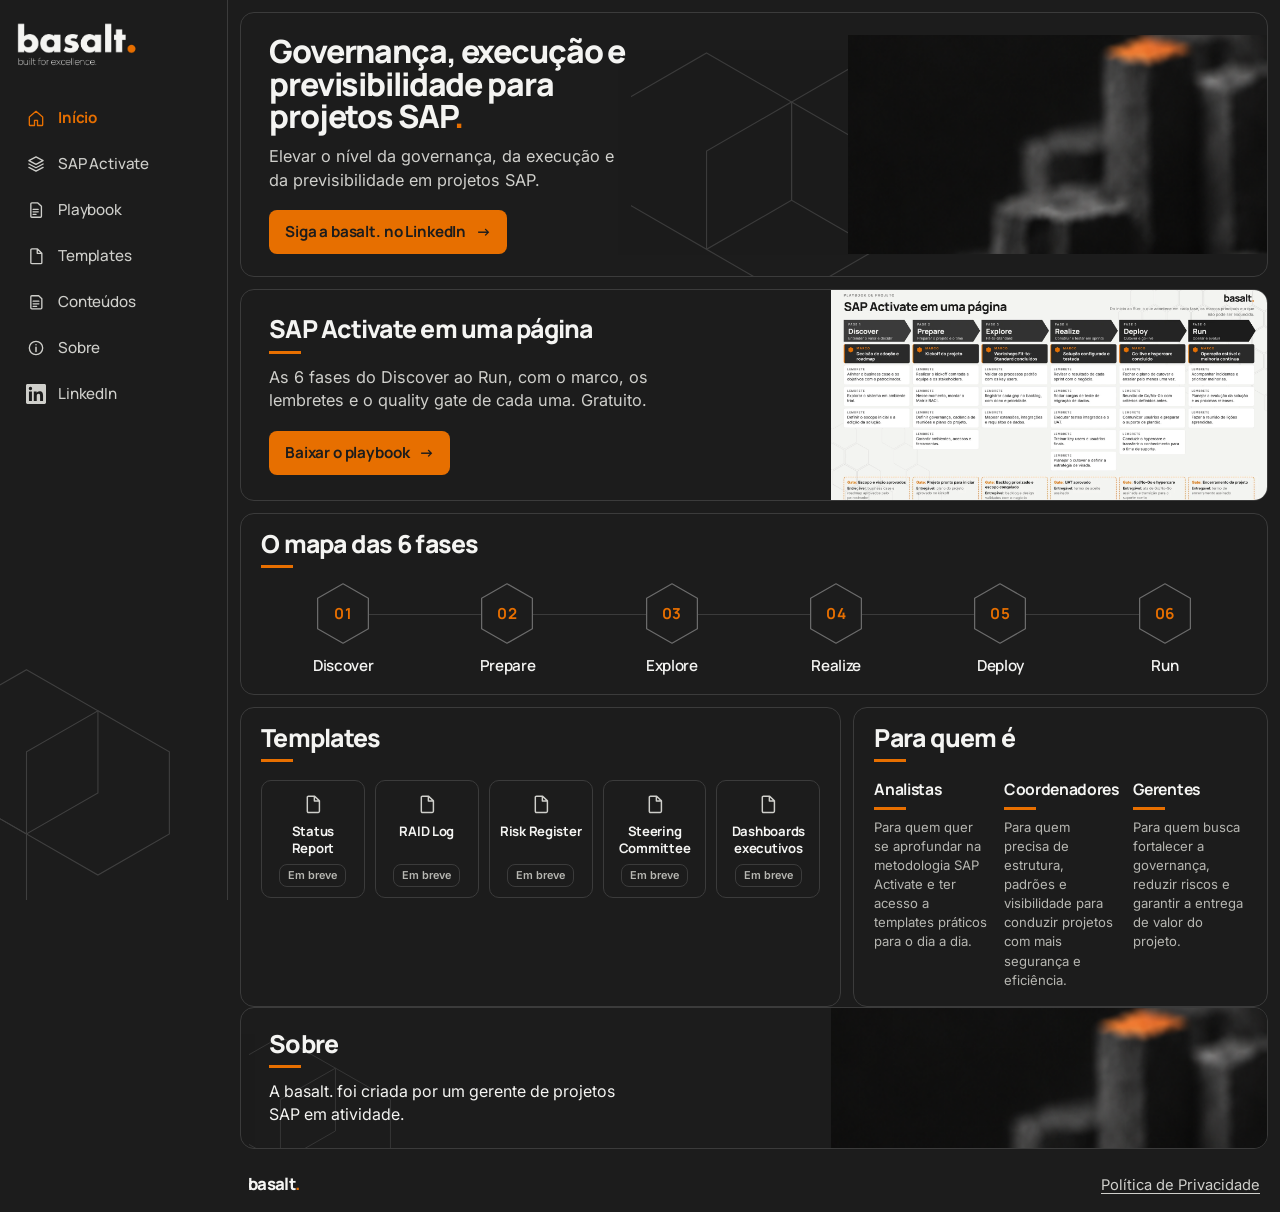
<file: index.html>
<!doctype html>
<html lang="pt-BR">
<head>
  <meta charset="utf-8">
  <meta name="viewport" content="width=device-width, initial-scale=1">
  <title>basalt. — Governança, execução e previsibilidade para projetos SAP</title>
  <meta name="description" content="Governança, execução e previsibilidade para projetos SAP. Conteúdos, templates e o mapa das seis fases do SAP Activate.">
  <meta name="theme-color" content="#1C1C1C">
  <meta name="robots" content="index,follow">
  <meta property="og:type" content="website">
  <meta property="og:locale" content="pt_BR">
  <meta property="og:site_name" content="basalt.">
  <meta property="og:title" content="basalt. — Governança, execução e previsibilidade para projetos SAP">
  <meta property="og:description" content="Governança, execução e previsibilidade para projetos SAP. Conteúdos, templates e o mapa das seis fases do SAP Activate.">
  <meta property="og:image" content="assets/hero-basalto.png">
  <meta property="og:image:alt" content="Colunas de basalto, imagem da basalt.">
  <meta name="twitter:card" content="summary_large_image">
  <meta name="twitter:title" content="basalt. — Governança, execução e previsibilidade para projetos SAP">
  <meta name="twitter:description" content="Governança, execução e previsibilidade para projetos SAP. Conteúdos, templates e o mapa das seis fases do SAP Activate.">
  <meta name="twitter:image" content="assets/hero-basalto.png">
  <meta name="twitter:image:alt" content="Colunas de basalto, imagem da basalt.">
  <link rel="preload" href="assets/Manrope-VariableFont_wght.ttf" as="font" type="font/ttf" crossorigin>
  <link rel="preload" href="assets/hero-basalto.png" as="image">
  <link rel="stylesheet" href="assets/site.css">
  <script type="application/ld+json">
  {
    "@context": "https://schema.org",
    "@type": "Organization",
    "name": "basalt.",
    "description": "Governança, execução e previsibilidade para projetos SAP.",
    "sameAs": ["https://www.linkedin.com/company/basaltpm4sap/"]
  }
  </script>
  <script>document.documentElement.classList.add("js");</script>
</head>
<body>
  <svg class="sprite" aria-hidden="true" focusable="false">
    <symbol id="i-home" viewBox="0 0 24 24">
      <path fill="none" stroke="currentColor" stroke-width="1.6" stroke-linejoin="round" d="M4 10.8 12 4l8 6.8V20a1 1 0 0 1-1 1h-5.2v-6.2H10.2V21H5a1 1 0 0 1-1-1v-9.2z"/>
    </symbol>
    <symbol id="i-layers" viewBox="0 0 24 24">
      <path fill="none" stroke="currentColor" stroke-width="1.6" stroke-linejoin="round" stroke-linecap="round" d="M12 3.5 3.5 8 12 12.5 20.5 8 12 3.5zM3.5 12 12 16.5 20.5 12M3.5 16 12 20.5 20.5 16"/>
    </symbol>
    <symbol id="i-doc" viewBox="0 0 24 24">
      <path fill="none" stroke="currentColor" stroke-width="1.6" stroke-linejoin="round" stroke-linecap="round" d="M7 3.5h6.8L19 8.6V20a1.2 1.2 0 0 1-1.2 1.2H7A1.2 1.2 0 0 1 5.8 20V4.7A1.2 1.2 0 0 1 7 3.5zM13.5 3.8V8.8H18.6"/>
    </symbol>
    <symbol id="i-pages" viewBox="0 0 24 24">
      <path fill="none" stroke="currentColor" stroke-width="1.6" stroke-linejoin="round" stroke-linecap="round" d="M7 4.5h8.2L19 8.2V19a1.2 1.2 0 0 1-1.2 1.2H7A1.2 1.2 0 0 1 5.8 19V5.7A1.2 1.2 0 0 1 7 4.5zM8.6 11h6.8M8.6 14.2h6.8M8.6 17.2h4.2"/>
    </symbol>
    <symbol id="i-playbook" viewBox="0 0 24 24">
      <path fill="none" stroke="currentColor" stroke-width="1.6" stroke-linejoin="round" d="M7 3.5h7.2L18.5 7.6V19.5a1.2 1.2 0 0 1-1.2 1.2H7A1.2 1.2 0 0 1 5.8 19.5V4.7A1.2 1.2 0 0 1 7 3.5z"/>
      <path fill="none" stroke="currentColor" stroke-width="1.6" stroke-linecap="round" d="M8.5 11.2h6.2M8.5 14.2h6.2M8.5 17.2h3.6"/>
    </symbol>
    <symbol id="i-info" viewBox="0 0 24 24">
      <circle cx="12" cy="12" r="8" fill="none" stroke="currentColor" stroke-width="1.6"/>
      <path fill="none" stroke="currentColor" stroke-width="1.8" stroke-linecap="round" d="M12 11v5.2M12 8h.01"/>
    </symbol>
    <symbol id="i-in" viewBox="0 0 24 24">
      <path fill="currentColor" d="M20.45 20.45h-3.56v-5.57c0-1.33-.03-3.04-1.85-3.04-1.85 0-2.14 1.45-2.14 2.94v5.67H9.35V9h3.41v1.56h.05c.48-.9 1.64-1.85 3.37-1.85 3.6 0 4.27 2.37 4.27 5.46v6.28zM5.34 7.43a2.06 2.06 0 1 1 0-4.13 2.06 2.06 0 0 1 0 4.13zM7.12 20.45H3.56V9h3.56v11.45zM22.23 0H1.77C.79 0 0 .77 0 1.73v20.54C0 23.23.79 24 1.77 24h20.46c.98 0 1.77-.77 1.77-1.73V1.73C24 .77 23.21 0 22.23 0z"/>
    </symbol>
  </svg>

  <a class="skip" href="#conteudo">Ir para o conteúdo</a>

  <div class="app">
    <div class="sidebar">
      <a class="logo" href="#inicio">
        <img src="assets/logo-lockup.png" width="1300" height="490" alt="basalt., página inicial">
      </a>
      <nav class="side-nav" aria-label="Principal">
        <ul>
          <li>
            <a href="#inicio" data-target="inicio" aria-current="true">
              <svg class="icon" aria-hidden="true" focusable="false"><use href="#i-home"/></svg>
              <span>Início</span>
            </a>
          </li>
          <li>
            <a href="#activate" data-target="activate">
              <svg class="icon" aria-hidden="true" focusable="false"><use href="#i-layers"/></svg>
              <span>SAP Activate</span>
            </a>
          </li>
          <li>
            <a href="playbook-sap-activate/">
              <svg class="icon" aria-hidden="true" focusable="false"><use href="#i-playbook"/></svg>
              <span>Playbook</span>
            </a>
          </li>
          <li>
            <a href="#templates" data-target="templates">
              <svg class="icon" aria-hidden="true" focusable="false"><use href="#i-doc"/></svg>
              <span>Templates</span>
            </a>
          </li>
          <li>
            <a href="#conteudos" data-target="conteudos">
              <svg class="icon" aria-hidden="true" focusable="false"><use href="#i-pages"/></svg>
              <span>Conteúdos</span>
            </a>
          </li>
          <li>
            <a href="#sobre" data-target="sobre">
              <svg class="icon" aria-hidden="true" focusable="false"><use href="#i-info"/></svg>
              <span>Sobre</span>
            </a>
          </li>
          <li>
            <a href="https://www.linkedin.com/company/basaltpm4sap/" target="_blank" rel="noopener noreferrer">
              <svg class="icon icon-in" aria-hidden="true" focusable="false"><use href="#i-in"/></svg>
              <span>LinkedIn</span>
              <span class="sr-only"> (abre em uma nova aba)</span>
            </a>
          </li>
        </ul>
      </nav>
      <svg class="hex-mark hex-mark-side" viewBox="0 0 280 320" fill="none" aria-hidden="true" focusable="false">
        <g stroke="#6B6B6B" stroke-width="1.2">
          <polygon points="70,40 150,86 150,178 70,224 -10,178 -10,86"/>
          <polygon points="150,86 230,132 230,224 150,270 70,224 70,132"/>
          <polygon points="-10,178 70,224 70,316 -10,362 -90,316 -90,224"/>
        </g>
      </svg>
    </div>

    <div class="workspace">
      <header class="mobile-top">
        <a class="logo" href="#inicio">
          <img src="assets/logo-lockup.png" width="1300" height="490" alt="basalt., página inicial">
        </a>
      </header>

      <main id="conteudo">
        <!--
          Textos provisórios: edite o conteúdo dos cards com data-provisorio.
          O layout fica nas classes; não é preciso mexer no CSS para trocar uma frase.
        -->

        <article class="card hero-card" id="inicio" aria-labelledby="hero-titulo" data-provisorio="texto">
          <svg class="hex-mark hex-mark-hero" viewBox="0 0 360 280" fill="none" aria-hidden="true" focusable="false">
            <g stroke="#6B6B6B" stroke-width="1.2">
              <polygon points="80,20 170,72 170,176 80,228 -10,176 -10,72"/>
              <polygon points="170,72 260,124 260,228 170,280 80,228 80,124"/>
              <polygon points="260,20 350,72 350,176 260,228 170,176 170,72"/>
            </g>
          </svg>
          <h1 id="hero-titulo">Governança, execução e previsibilidade para projetos SAP<span class="dot">.</span></h1>
          <p class="lead">Elevar o nível da governança, da execução e da previsibilidade em projetos SAP.</p>
          <a class="btn" href="https://www.linkedin.com/company/basaltpm4sap/" target="_blank" rel="noopener noreferrer">
            Siga a basalt. no LinkedIn
            <span class="btn-arrow" aria-hidden="true">→</span>
            <span class="sr-only"> (abre em uma nova aba)</span>
          </a>
          <div class="hero-photo" aria-hidden="true">
            <img src="assets/hero-basalto.png" alt="" width="513" height="537" fetchpriority="high" decoding="async">
          </div>
        </article>

        <section class="card playbook-cta" aria-labelledby="playbook-cta-titulo">
          <div class="playbook-cta-copy">
            <h2 class="section-title" id="playbook-cta-titulo">SAP Activate em uma página</h2>
            <p>As 6 fases do Discover ao Run, com o marco, os lembretes e o quality gate de cada uma. Gratuito.</p>
            <a class="btn" href="playbook-sap-activate/" data-open-playbook>
              Baixar o playbook
              <span class="btn-arrow" aria-hidden="true">→</span>
            </a>
          </div>
          <div class="playbook-cta-photo">
            <img src="assets/playbook/playbook-sap-activate-v1-claro-1600.webp" alt="Prévia do Playbook SAP Activate em versão clara." width="1600" height="900" decoding="async">
          </div>
        </section>

        <section class="card" id="activate" aria-labelledby="conteudos" data-provisorio="texto">
          <h2 class="section-title" id="conteudos">O mapa das 6 fases</h2>
          <ol class="phases" aria-label="Fases do SAP Activate">
            <li>
              <span class="hex" aria-hidden="true">
                <svg viewBox="0 0 64 72" focusable="false"><polygon points="32,2 61,18.5 61,53.5 32,70 3,53.5 3,18.5"/></svg>
                <span class="hex-num">01</span>
              </span>
              <span class="phase-name" lang="en">Discover</span>
            </li>
            <li>
              <span class="hex" aria-hidden="true">
                <svg viewBox="0 0 64 72" focusable="false"><polygon points="32,2 61,18.5 61,53.5 32,70 3,53.5 3,18.5"/></svg>
                <span class="hex-num">02</span>
              </span>
              <span class="phase-name" lang="en">Prepare</span>
            </li>
            <li>
              <span class="hex" aria-hidden="true">
                <svg viewBox="0 0 64 72" focusable="false"><polygon points="32,2 61,18.5 61,53.5 32,70 3,53.5 3,18.5"/></svg>
                <span class="hex-num">03</span>
              </span>
              <span class="phase-name" lang="en">Explore</span>
            </li>
            <li>
              <span class="hex" aria-hidden="true">
                <svg viewBox="0 0 64 72" focusable="false"><polygon points="32,2 61,18.5 61,53.5 32,70 3,53.5 3,18.5"/></svg>
                <span class="hex-num">04</span>
              </span>
              <span class="phase-name" lang="en">Realize</span>
            </li>
            <li>
              <span class="hex" aria-hidden="true">
                <svg viewBox="0 0 64 72" focusable="false"><polygon points="32,2 61,18.5 61,53.5 32,70 3,53.5 3,18.5"/></svg>
                <span class="hex-num">05</span>
              </span>
              <span class="phase-name" lang="en">Deploy</span>
            </li>
            <li>
              <span class="hex" aria-hidden="true">
                <svg viewBox="0 0 64 72" focusable="false"><polygon points="32,2 61,18.5 61,53.5 32,70 3,53.5 3,18.5"/></svg>
                <span class="hex-num">06</span>
              </span>
              <span class="phase-name" lang="en">Run</span>
            </li>
          </ol>
        </section>

        <div class="split">
          <section class="card" id="templates" aria-labelledby="templates-titulo" data-provisorio="texto">
            <h2 class="section-title" id="templates-titulo">Templates</h2>
            <ul class="templates">
              <li>
                <svg class="tpl-icon" aria-hidden="true" focusable="false"><use href="#i-doc"/></svg>
                <span class="tpl-name" lang="en">Status Report</span>
                <span class="soon">Em breve <span class="soon-arrow" aria-hidden="true">→</span></span>
              </li>
              <li>
                <svg class="tpl-icon" aria-hidden="true" focusable="false"><use href="#i-doc"/></svg>
                <span class="tpl-name" lang="en">RAID Log</span>
                <span class="soon">Em breve <span class="soon-arrow" aria-hidden="true">→</span></span>
              </li>
              <li>
                <svg class="tpl-icon" aria-hidden="true" focusable="false"><use href="#i-doc"/></svg>
                <span class="tpl-name" lang="en">Risk Register</span>
                <span class="soon">Em breve <span class="soon-arrow" aria-hidden="true">→</span></span>
              </li>
              <li>
                <svg class="tpl-icon" aria-hidden="true" focusable="false"><use href="#i-doc"/></svg>
                <span class="tpl-name" lang="en">Steering Committee</span>
                <span class="soon">Em breve <span class="soon-arrow" aria-hidden="true">→</span></span>
              </li>
              <li>
                <svg class="tpl-icon" aria-hidden="true" focusable="false"><use href="#i-doc"/></svg>
                <span class="tpl-name">Dashboards executivos</span>
                <span class="soon">Em breve <span class="soon-arrow" aria-hidden="true">→</span></span>
              </li>
            </ul>
          </section>

          <section class="card" id="para-quem" aria-labelledby="para-quem-titulo" data-provisorio="texto">
            <h2 class="section-title" id="para-quem-titulo">Para quem é</h2>
            <ul class="audience">
              <li>
                <h3>Analistas</h3>
                <p>Para quem quer se aprofundar na metodologia SAP Activate e ter acesso a templates práticos para o dia a dia.</p>
              </li>
              <li>
                <h3>Coordenadores</h3>
                <p>Para quem precisa de estrutura, padrões e visibilidade para conduzir projetos com mais segurança e eficiência.</p>
              </li>
              <li>
                <h3>Gerentes</h3>
                <p>Para quem busca fortalecer a governança, reduzir riscos e garantir a entrega de valor do projeto.</p>
              </li>
            </ul>
          </section>
        </div>

        <section class="card about-card" id="sobre" aria-labelledby="sobre-titulo" data-provisorio="texto">
          <svg class="hex-mark hex-mark-about" viewBox="0 0 280 200" fill="none" aria-hidden="true" focusable="false">
            <g stroke="#6B6B6B" stroke-width="1.2">
              <polygon points="40,20 110,60 110,140 40,180 -30,140 -30,60"/>
              <polygon points="110,60 180,100 180,180 110,220 40,180 40,100"/>
            </g>
          </svg>
          <div class="about-copy">
            <h2 class="section-title" id="sobre-titulo">Sobre</h2>
            <p class="about-text">A basalt. foi criada por um gerente de projetos SAP em atividade.</p>
          </div>
          <div class="about-photo" aria-hidden="true">
            <img src="assets/hero-basalto.png" alt="" width="513" height="537" decoding="async">
          </div>
        </section>
      </main>
      <footer class="site-footer">
        <a class="footer-mark" href="#inicio">basalt<span class="dot">.</span></a>
        <nav aria-label="Rodapé">
          <a href="politica-de-privacidade/">Política de Privacidade</a>
        </nav>
      </footer>
    </div>

    <nav class="tabbar" aria-label="Principal">
      <ul>
        <li>
          <a href="#inicio" data-target="inicio" aria-current="true">
            <svg class="icon" aria-hidden="true" focusable="false"><use href="#i-home"/></svg>
            <span>Início</span>
          </a>
        </li>
        <li>
          <a href="#activate" data-target="activate">
            <svg class="icon" aria-hidden="true" focusable="false"><use href="#i-layers"/></svg>
            <span>Activate</span>
            <span class="sr-only">SAP Activate</span>
          </a>
        </li>
        <li>
          <a href="playbook-sap-activate/">
            <svg class="icon" aria-hidden="true" focusable="false"><use href="#i-playbook"/></svg>
            <span>Playbook</span>
          </a>
        </li>
        <li>
          <a href="#templates" data-target="templates">
            <svg class="icon" aria-hidden="true" focusable="false"><use href="#i-doc"/></svg>
            <span>Templates</span>
          </a>
        </li>
        <li>
          <a href="#sobre" data-target="sobre">
            <svg class="icon" aria-hidden="true" focusable="false"><use href="#i-info"/></svg>
            <span>Sobre</span>
          </a>
        </li>
      </ul>
    </nav>
  </div>

  <div class="modal" id="playbook-modal" hidden>
    <div class="modal-backdrop" data-close-modal></div>
    <div class="modal-dialog" role="dialog" aria-modal="true" aria-labelledby="playbook-modal-title">
      <button type="button" class="modal-close" data-close-modal>Fechar</button>
      <form data-lead-form novalidate>
        <h2 id="playbook-modal-title">Quero o playbook</h2>
        <div class="hp" aria-hidden="true">
          <label for="hp_field">Empresa</label>
          <input id="hp_field" name="hp_field" type="text" tabindex="-1" autocomplete="off" autocapitalize="off" spellcheck="false">
        </div>
        <div class="field">
          <label for="email">Seu melhor e-mail</label>
          <input id="email" name="email" type="email" autocomplete="email" inputmode="email" autocapitalize="none" autocorrect="off" spellcheck="false" required maxlength="254" aria-required="true" aria-invalid="false" aria-describedby="email-erro">
          <p id="email-erro" class="field-error" role="alert"></p>
        </div>
        <div class="consent">
          <input id="consent" name="consent" type="checkbox" value="true">
          <label for="consent">Aceito receber conteúdos da basalt. por e-mail sobre gestão de projetos SAP. Posso cancelar a qualquer momento pelo link de descadastro presente em cada e-mail. Meus dados serão tratados conforme a <a href="politica-de-privacidade/">Política de Privacidade</a>.</label>
        </div>
        <button class="btn" type="submit">Quero o playbook</button>
        <p class="form-status" data-form-status role="status"></p>
      </form>
      <div class="success" data-success hidden>
        <h2 id="sucesso-titulo" tabindex="-1">Pronto, o playbook é seu.</h2>
        <p>Escolha a versão que funciona melhor para você. A clara foi pensada para impressão; a escura, para consulta na tela.</p>
        <div class="downloads" data-downloads></div>
        <p class="preview-note" data-preview-note hidden></p>
        <p class="preview-note" data-network-note hidden></p>
        <p class="signoff" lang="en">built for excellence.</p>
      </div>
    </div>
  </div>

  <script src="assets/site.js"></script>
  <script src="assets/js/lead-form.js"></script>
</body>
</html>
</file>
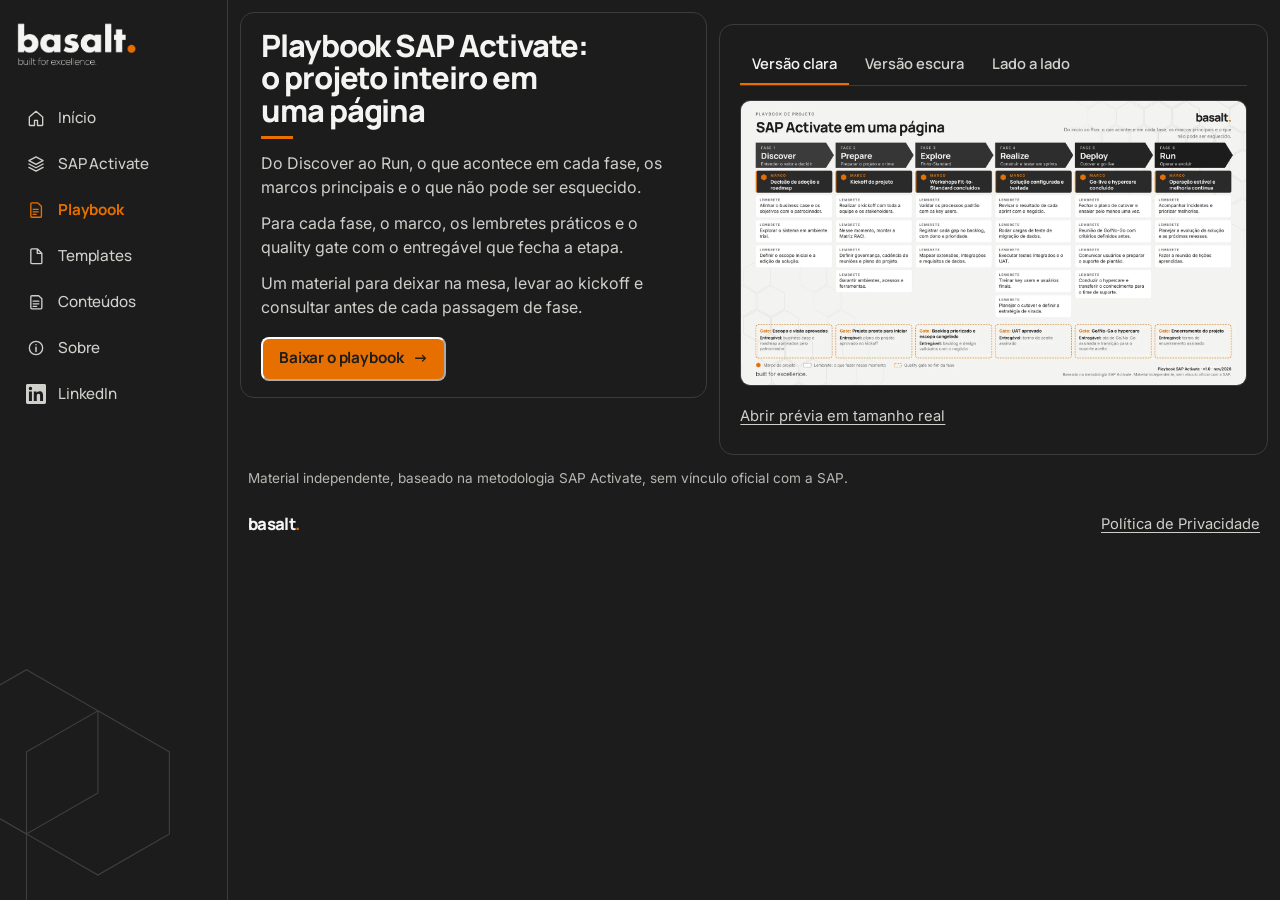
<file: playbook-sap-activate/index.html>
<!doctype html>
<html lang="pt-BR">
<head>
  <meta charset="utf-8">
  <meta name="viewport" content="width=device-width, initial-scale=1">
  <title>Playbook SAP Activate: o projeto inteiro em uma página — basalt.</title>
  <meta name="description" content="Do Discover ao Run, o que acontece em cada fase, os marcos principais e o que não pode ser esquecido.">
  <meta name="theme-color" content="#1C1C1C">
  <meta name="robots" content="index,follow">
  <meta property="og:type" content="website">
  <meta property="og:locale" content="pt_BR">
  <meta property="og:site_name" content="basalt.">
  <meta property="og:title" content="Playbook SAP Activate: o projeto inteiro em uma página — basalt.">
  <meta property="og:description" content="Do Discover ao Run, o que acontece em cada fase, os marcos principais e o que não pode ser esquecido.">
  <meta property="og:image" content="../assets/playbook/playbook-sap-activate-v1-claro-1600.webp">
  <meta property="og:image:alt" content="Prévia do Playbook SAP Activate em versão clara.">
  <meta name="twitter:card" content="summary_large_image">
  <meta name="twitter:title" content="Playbook SAP Activate: o projeto inteiro em uma página — basalt.">
  <meta name="twitter:description" content="Do Discover ao Run, o que acontece em cada fase, os marcos principais e o que não pode ser esquecido.">
  <meta name="twitter:image" content="../assets/playbook/playbook-sap-activate-v1-claro-1600.webp">
  <meta name="twitter:image:alt" content="Prévia do Playbook SAP Activate em versão clara.">
  <link rel="preload" href="../assets/Manrope-VariableFont_wght.ttf" as="font" type="font/ttf" crossorigin>
  <link rel="preload" href="../assets/playbook/playbook-sap-activate-v1-claro-1600.webp" as="image">
  <link rel="stylesheet" href="../assets/site.css">
  <script>document.documentElement.classList.add("js");</script>
</head>
<body>
  <svg class="sprite" aria-hidden="true" focusable="false">
    <symbol id="i-home" viewBox="0 0 24 24">
      <path fill="none" stroke="currentColor" stroke-width="1.6" stroke-linejoin="round" d="M4 10.8 12 4l8 6.8V20a1 1 0 0 1-1 1h-5.2v-6.2H10.2V21H5a1 1 0 0 1-1-1v-9.2z"/>
    </symbol>
    <symbol id="i-layers" viewBox="0 0 24 24">
      <path fill="none" stroke="currentColor" stroke-width="1.6" stroke-linejoin="round" stroke-linecap="round" d="M12 3.5 3.5 8 12 12.5 20.5 8 12 3.5zM3.5 12 12 16.5 20.5 12M3.5 16 12 20.5 20.5 16"/>
    </symbol>
    <symbol id="i-doc" viewBox="0 0 24 24">
      <path fill="none" stroke="currentColor" stroke-width="1.6" stroke-linejoin="round" stroke-linecap="round" d="M7 3.5h6.8L19 8.6V20a1.2 1.2 0 0 1-1.2 1.2H7A1.2 1.2 0 0 1 5.8 20V4.7A1.2 1.2 0 0 1 7 3.5zM13.5 3.8V8.8H18.6"/>
    </symbol>
    <symbol id="i-pages" viewBox="0 0 24 24">
      <path fill="none" stroke="currentColor" stroke-width="1.6" stroke-linejoin="round" stroke-linecap="round" d="M7 4.5h8.2L19 8.2V19a1.2 1.2 0 0 1-1.2 1.2H7A1.2 1.2 0 0 1 5.8 19V5.7A1.2 1.2 0 0 1 7 4.5zM8.6 11h6.8M8.6 14.2h6.8M8.6 17.2h4.2"/>
    </symbol>
    <symbol id="i-playbook" viewBox="0 0 24 24">
      <path fill="none" stroke="currentColor" stroke-width="1.6" stroke-linejoin="round" d="M7 3.5h7.2L18.5 7.6V19.5a1.2 1.2 0 0 1-1.2 1.2H7A1.2 1.2 0 0 1 5.8 19.5V4.7A1.2 1.2 0 0 1 7 3.5z"/>
      <path fill="none" stroke="currentColor" stroke-width="1.6" stroke-linecap="round" d="M8.5 11.2h6.2M8.5 14.2h6.2M8.5 17.2h3.6"/>
    </symbol>
    <symbol id="i-info" viewBox="0 0 24 24">
      <circle cx="12" cy="12" r="8" fill="none" stroke="currentColor" stroke-width="1.6"/>
      <path fill="none" stroke="currentColor" stroke-width="1.8" stroke-linecap="round" d="M12 11v5.2M12 8h.01"/>
    </symbol>
    <symbol id="i-in" viewBox="0 0 24 24">
      <path fill="currentColor" d="M20.45 20.45h-3.56v-5.57c0-1.33-.03-3.04-1.85-3.04-1.85 0-2.14 1.45-2.14 2.94v5.67H9.35V9h3.41v1.56h.05c.48-.9 1.64-1.85 3.37-1.85 3.6 0 4.27 2.37 4.27 5.46v6.28zM5.34 7.43a2.06 2.06 0 1 1 0-4.13 2.06 2.06 0 0 1 0 4.13zM7.12 20.45H3.56V9h3.56v11.45zM22.23 0H1.77C.79 0 0 .77 0 1.73v20.54C0 23.23.79 24 1.77 24h20.46c.98 0 1.77-.77 1.77-1.73V1.73C24 .77 23.21 0 22.23 0z"/>
    </symbol>
  </svg>

  <a class="skip" href="#conteudo">Ir para o conteúdo</a>

  <div class="app">
    <div class="sidebar">
      <a class="logo" href="../index.html#inicio">
        <img src="../assets/logo-lockup.png" width="1300" height="490" alt="basalt., página inicial">
      </a>
      <nav class="side-nav" aria-label="Principal">
        <ul>
          <li>
            <a href="../index.html#inicio">
              <svg class="icon" aria-hidden="true" focusable="false"><use href="#i-home"/></svg>
              <span>Início</span>
            </a>
          </li>
          <li>
            <a href="../index.html#activate">
              <svg class="icon" aria-hidden="true" focusable="false"><use href="#i-layers"/></svg>
              <span>SAP Activate</span>
            </a>
          </li>
          <li>
            <a href="../playbook-sap-activate/" aria-current="page">
              <svg class="icon" aria-hidden="true" focusable="false"><use href="#i-playbook"/></svg>
              <span>Playbook</span>
            </a>
          </li>
          <li>
            <a href="../index.html#templates">
              <svg class="icon" aria-hidden="true" focusable="false"><use href="#i-doc"/></svg>
              <span>Templates</span>
            </a>
          </li>
          <li>
            <a href="../index.html#activate">
              <svg class="icon" aria-hidden="true" focusable="false"><use href="#i-pages"/></svg>
              <span>Conteúdos</span>
            </a>
          </li>
          <li>
            <a href="../index.html#sobre">
              <svg class="icon" aria-hidden="true" focusable="false"><use href="#i-info"/></svg>
              <span>Sobre</span>
            </a>
          </li>
          <li>
            <a href="https://www.linkedin.com/company/basaltpm4sap/" target="_blank" rel="noopener noreferrer">
              <svg class="icon icon-in" aria-hidden="true" focusable="false"><use href="#i-in"/></svg>
              <span>LinkedIn</span>
              <span class="sr-only"> (abre em uma nova aba)</span>
            </a>
          </li>
        </ul>
      </nav>
      <svg class="hex-mark hex-mark-side" viewBox="0 0 280 320" fill="none" aria-hidden="true" focusable="false">
        <g stroke="#6B6B6B" stroke-width="1.2">
          <polygon points="70,40 150,86 150,178 70,224 -10,178 -10,86"/>
          <polygon points="150,86 230,132 230,224 150,270 70,224 70,132"/>
          <polygon points="-10,178 70,224 70,316 -10,362 -90,316 -90,224"/>
        </g>
      </svg>
    </div>

    <div class="workspace">
      <header class="mobile-top">
        <a class="logo" href="../index.html#inicio">
          <img src="../assets/logo-lockup.png" width="1300" height="490" alt="basalt., página inicial">
        </a>
      </header>

      <main id="conteudo">
        <div class="playbook-layout">
          <article class="card playbook-intro" aria-labelledby="playbook-titulo">
            <h1 id="playbook-titulo">Playbook SAP Activate: o projeto inteiro em uma página</h1>
            <p>Do Discover ao Run, o que acontece em cada fase, os marcos principais e o que não pode ser esquecido.</p>
            <p>Para cada fase, o marco, os lembretes práticos e o quality gate com o entregável que fecha a etapa.</p>
            <p>Um material para deixar na mesa, levar ao kickoff e consultar antes de cada passagem de fase.</p>
            <button type="button" class="btn" data-open-playbook>
              Baixar o playbook
              <span class="btn-arrow" aria-hidden="true">→</span>
            </button>
            <noscript>
              <p class="form-status">Ative o JavaScript do navegador para informar o e-mail e liberar o download.</p>
            </noscript>
          </article>

          <section class="card preview-card" aria-label="Prévia do playbook">
            <div class="preview-switch" role="group" aria-label="Versão da prévia">
              <button type="button" data-preview="claro" aria-pressed="true">Versão clara</button>
              <button type="button" data-preview="escuro" aria-pressed="false">Versão escura</button>
              <button type="button" data-preview="lado" aria-pressed="false">Lado a lado</button>
            </div>
            <figure class="preview-frame">
              <img
                id="preview-img"
                src="../assets/playbook/playbook-sap-activate-v1-claro-1600.webp"
                srcset="../assets/playbook/playbook-sap-activate-v1-claro-1600.webp 1600w, ../assets/playbook/playbook-sap-activate-v1-claro-2400.webp 2400w"
                sizes="(max-width: 800px) calc(100vw - 28px), 560px"
                width="2400"
                height="1350"
                alt="Prévia do Playbook SAP Activate em versão clara, em uma página."
                fetchpriority="high"
                decoding="async">
            </figure>
            <a id="preview-open" class="preview-open" href="../assets/playbook/playbook-sap-activate-v1-claro-3200.webp" target="_blank" rel="noopener noreferrer">
              Abrir prévia em tamanho real
              <span class="sr-only"> (abre em uma nova aba)</span>
            </a>
          </section>

        </div>
        <p class="footnote">Material independente, baseado na metodologia SAP Activate, sem vínculo oficial com a SAP.</p>
      </main>

      <footer class="site-footer">
        <a class="footer-mark" href="../index.html#inicio">basalt<span class="dot">.</span></a>
        <nav aria-label="Rodapé">
          <a href="../politica-de-privacidade/">Política de Privacidade</a>
        </nav>
      </footer>
    </div>

    <nav class="tabbar" aria-label="Principal">
      <ul>
        <li>
          <a href="../index.html#inicio">
            <svg class="icon" aria-hidden="true" focusable="false"><use href="#i-home"/></svg>
            <span>Início</span>
          </a>
        </li>
        <li>
          <a href="../index.html#activate">
            <svg class="icon" aria-hidden="true" focusable="false"><use href="#i-layers"/></svg>
            <span>Activate</span>
          </a>
        </li>
        <li>
          <a href="../playbook-sap-activate/" aria-current="page">
            <svg class="icon" aria-hidden="true" focusable="false"><use href="#i-playbook"/></svg>
            <span>Playbook</span>
          </a>
        </li>
        <li>
          <a href="../index.html#templates">
            <svg class="icon" aria-hidden="true" focusable="false"><use href="#i-doc"/></svg>
            <span>Templates</span>
          </a>
        </li>
        <li>
          <a href="../index.html#sobre">
            <svg class="icon" aria-hidden="true" focusable="false"><use href="#i-info"/></svg>
            <span>Sobre</span>
          </a>
        </li>
      </ul>
    </nav>
  </div>

  <div class="modal" id="playbook-modal" hidden>
    <div class="modal-backdrop" data-close-modal></div>
    <div class="modal-dialog" role="dialog" aria-modal="true" aria-labelledby="playbook-modal-title">
      <button type="button" class="modal-close" data-close-modal>Fechar</button>
      <form data-lead-form novalidate>
        <h2 id="playbook-modal-title">Quero o playbook</h2>
        <div class="hp" aria-hidden="true">
          <label for="hp_field">Empresa</label>
          <input id="hp_field" name="hp_field" type="text" tabindex="-1" autocomplete="off" autocapitalize="off" spellcheck="false">
        </div>
        <div class="field">
          <label for="email">Seu melhor e-mail</label>
          <input id="email" name="email" type="email" autocomplete="email" inputmode="email" autocapitalize="none" autocorrect="off" spellcheck="false" required maxlength="254" aria-required="true" aria-invalid="false" aria-describedby="email-erro">
          <p id="email-erro" class="field-error" role="alert"></p>
        </div>
        <div class="consent">
          <input id="consent" name="consent" type="checkbox" value="true">
          <label for="consent">Aceito receber conteúdos da basalt. por e-mail sobre gestão de projetos SAP. Posso cancelar a qualquer momento pelo link de descadastro presente em cada e-mail. Meus dados serão tratados conforme a <a href="../politica-de-privacidade/">Política de Privacidade</a>.</label>
        </div>
        <button class="btn" type="submit">Quero o playbook</button>
        <p class="form-status" data-form-status role="status"></p>
      </form>
      <div class="success" data-success hidden>
        <h2 id="sucesso-titulo" tabindex="-1">Pronto, o playbook é seu.</h2>
        <p>Escolha a versão que funciona melhor para você. A clara foi pensada para impressão; a escura, para consulta na tela.</p>
        <div class="downloads" data-downloads></div>
        <p class="preview-note" data-preview-note hidden></p>
        <p class="preview-note" data-network-note hidden></p>
        <p class="signoff" lang="en">built for excellence.</p>
      </div>
    </div>
  </div>

  <script src="../assets/site.js"></script>
  <script src="../assets/js/playbook-page.js"></script>
  <script src="../assets/js/lead-form.js"></script>
</body>
</html>
</file>
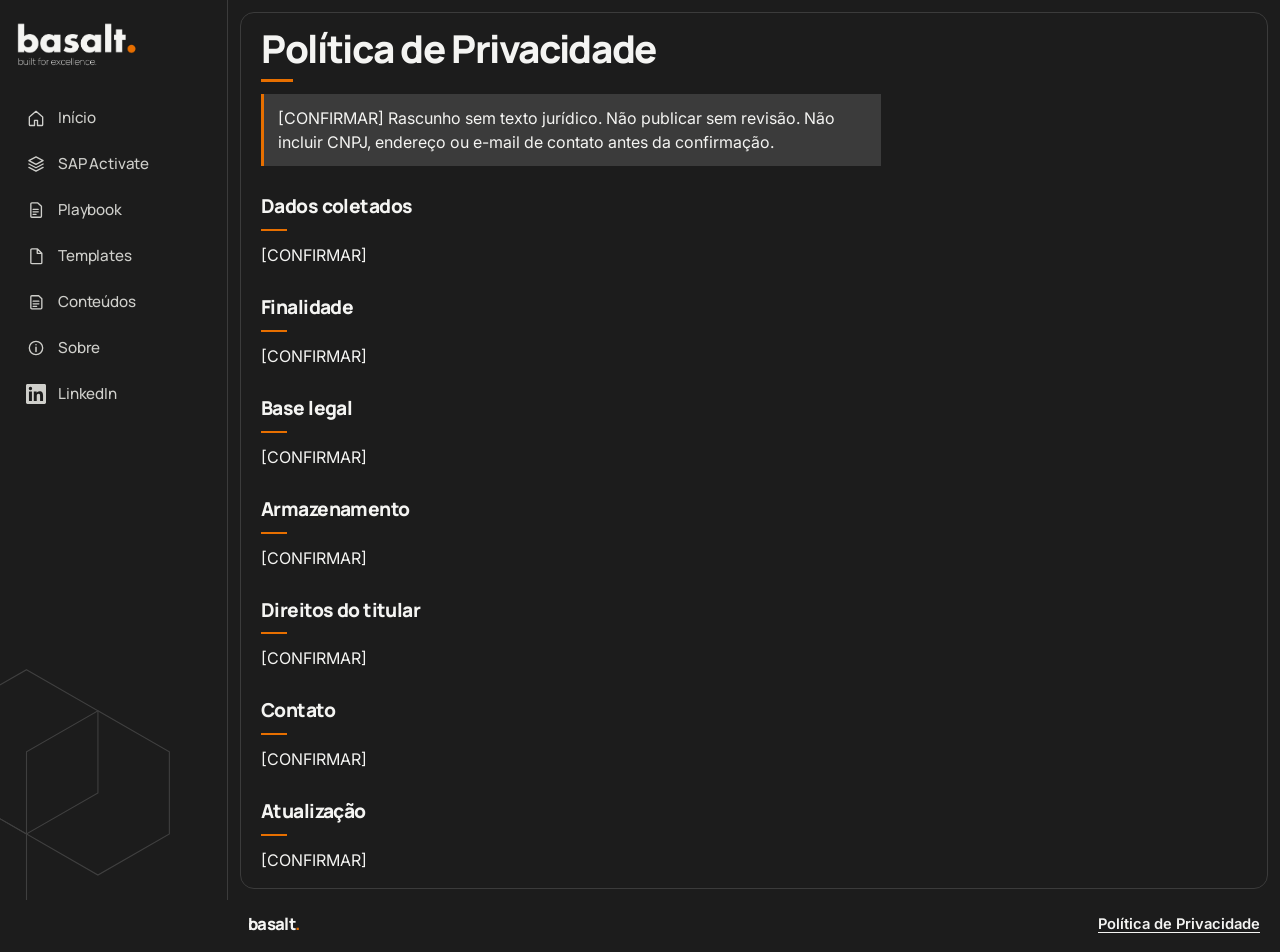
<file: politica-de-privacidade/index.html>
<!doctype html>
<html lang="pt-BR">
<head>
  <meta charset="utf-8">
  <meta name="viewport" content="width=device-width, initial-scale=1">
  <title>Política de Privacidade — basalt.</title>
  <meta name="description" content="Política de Privacidade da basalt.">
  <meta name="theme-color" content="#1C1C1C">
  <meta name="robots" content="index,follow">
  <meta property="og:type" content="website">
  <meta property="og:locale" content="pt_BR">
  <meta property="og:site_name" content="basalt.">
  <meta property="og:title" content="Política de Privacidade — basalt.">
  <meta property="og:description" content="Política de Privacidade da basalt.">
  <link rel="preload" href="../assets/Manrope-VariableFont_wght.ttf" as="font" type="font/ttf" crossorigin>
  <link rel="stylesheet" href="../assets/site.css">
  <script>document.documentElement.classList.add("js");</script>
</head>
<body>
  <svg class="sprite" aria-hidden="true" focusable="false">
    <symbol id="i-home" viewBox="0 0 24 24">
      <path fill="none" stroke="currentColor" stroke-width="1.6" stroke-linejoin="round" d="M4 10.8 12 4l8 6.8V20a1 1 0 0 1-1 1h-5.2v-6.2H10.2V21H5a1 1 0 0 1-1-1v-9.2z"/>
    </symbol>
    <symbol id="i-layers" viewBox="0 0 24 24">
      <path fill="none" stroke="currentColor" stroke-width="1.6" stroke-linejoin="round" stroke-linecap="round" d="M12 3.5 3.5 8 12 12.5 20.5 8 12 3.5zM3.5 12 12 16.5 20.5 12M3.5 16 12 20.5 20.5 16"/>
    </symbol>
    <symbol id="i-doc" viewBox="0 0 24 24">
      <path fill="none" stroke="currentColor" stroke-width="1.6" stroke-linejoin="round" stroke-linecap="round" d="M7 3.5h6.8L19 8.6V20a1.2 1.2 0 0 1-1.2 1.2H7A1.2 1.2 0 0 1 5.8 20V4.7A1.2 1.2 0 0 1 7 3.5zM13.5 3.8V8.8H18.6"/>
    </symbol>
    <symbol id="i-pages" viewBox="0 0 24 24">
      <path fill="none" stroke="currentColor" stroke-width="1.6" stroke-linejoin="round" stroke-linecap="round" d="M7 4.5h8.2L19 8.2V19a1.2 1.2 0 0 1-1.2 1.2H7A1.2 1.2 0 0 1 5.8 19V5.7A1.2 1.2 0 0 1 7 4.5zM8.6 11h6.8M8.6 14.2h6.8M8.6 17.2h4.2"/>
    </symbol>
    <symbol id="i-playbook" viewBox="0 0 24 24">
      <path fill="none" stroke="currentColor" stroke-width="1.6" stroke-linejoin="round" d="M7 3.5h7.2L18.5 7.6V19.5a1.2 1.2 0 0 1-1.2 1.2H7A1.2 1.2 0 0 1 5.8 19.5V4.7A1.2 1.2 0 0 1 7 3.5z"/>
      <path fill="none" stroke="currentColor" stroke-width="1.6" stroke-linecap="round" d="M8.5 11.2h6.2M8.5 14.2h6.2M8.5 17.2h3.6"/>
    </symbol>
    <symbol id="i-info" viewBox="0 0 24 24">
      <circle cx="12" cy="12" r="8" fill="none" stroke="currentColor" stroke-width="1.6"/>
      <path fill="none" stroke="currentColor" stroke-width="1.8" stroke-linecap="round" d="M12 11v5.2M12 8h.01"/>
    </symbol>
    <symbol id="i-in" viewBox="0 0 24 24">
      <path fill="currentColor" d="M20.45 20.45h-3.56v-5.57c0-1.33-.03-3.04-1.85-3.04-1.85 0-2.14 1.45-2.14 2.94v5.67H9.35V9h3.41v1.56h.05c.48-.9 1.64-1.85 3.37-1.85 3.6 0 4.27 2.37 4.27 5.46v6.28zM5.34 7.43a2.06 2.06 0 1 1 0-4.13 2.06 2.06 0 0 1 0 4.13zM7.12 20.45H3.56V9h3.56v11.45zM22.23 0H1.77C.79 0 0 .77 0 1.73v20.54C0 23.23.79 24 1.77 24h20.46c.98 0 1.77-.77 1.77-1.73V1.73C24 .77 23.21 0 22.23 0z"/>
    </symbol>
  </svg>

  <a class="skip" href="#conteudo">Ir para o conteúdo</a>

  <div class="app">
    <div class="sidebar">
      <a class="logo" href="../index.html#inicio">
        <img src="../assets/logo-lockup.png" width="1300" height="490" alt="basalt., página inicial">
      </a>
      <nav class="side-nav" aria-label="Principal">
        <ul>
          <li>
            <a href="../index.html#inicio">
              <svg class="icon" aria-hidden="true" focusable="false"><use href="#i-home"/></svg>
              <span>Início</span>
            </a>
          </li>
          <li>
            <a href="../index.html#activate">
              <svg class="icon" aria-hidden="true" focusable="false"><use href="#i-layers"/></svg>
              <span>SAP Activate</span>
            </a>
          </li>
          <li>
            <a href="../playbook-sap-activate/">
              <svg class="icon" aria-hidden="true" focusable="false"><use href="#i-playbook"/></svg>
              <span>Playbook</span>
            </a>
          </li>
          <li>
            <a href="../index.html#templates">
              <svg class="icon" aria-hidden="true" focusable="false"><use href="#i-doc"/></svg>
              <span>Templates</span>
            </a>
          </li>
          <li>
            <a href="../index.html#activate">
              <svg class="icon" aria-hidden="true" focusable="false"><use href="#i-pages"/></svg>
              <span>Conteúdos</span>
            </a>
          </li>
          <li>
            <a href="../index.html#sobre">
              <svg class="icon" aria-hidden="true" focusable="false"><use href="#i-info"/></svg>
              <span>Sobre</span>
            </a>
          </li>
          <li>
            <a href="https://www.linkedin.com/company/basaltpm4sap/" target="_blank" rel="noopener noreferrer">
              <svg class="icon icon-in" aria-hidden="true" focusable="false"><use href="#i-in"/></svg>
              <span>LinkedIn</span>
              <span class="sr-only"> (abre em uma nova aba)</span>
            </a>
          </li>
        </ul>
      </nav>
      <svg class="hex-mark hex-mark-side" viewBox="0 0 280 320" fill="none" aria-hidden="true" focusable="false">
        <g stroke="#6B6B6B" stroke-width="1.2">
          <polygon points="70,40 150,86 150,178 70,224 -10,178 -10,86"/>
          <polygon points="150,86 230,132 230,224 150,270 70,224 70,132"/>
          <polygon points="-10,178 70,224 70,316 -10,362 -90,316 -90,224"/>
        </g>
      </svg>
    </div>

    <div class="workspace">
      <header class="mobile-top">
        <a class="logo" href="../index.html#inicio">
          <img src="../assets/logo-lockup.png" width="1300" height="490" alt="basalt., página inicial">
        </a>
      </header>

      <main id="conteudo">
        <article class="card policy" aria-labelledby="politica-titulo">
          <h1 id="politica-titulo">Política de Privacidade</h1>
          <p class="policy-flag">[CONFIRMAR] Rascunho sem texto jurídico. Não publicar sem revisão. Não incluir CNPJ, endereço ou e-mail de contato antes da confirmação.</p>

          <section class="policy-section" id="dados-coletados" aria-labelledby="pp-dados">
            <h2 id="pp-dados">Dados coletados</h2>
            <p>[CONFIRMAR]</p>
          </section>

          <section class="policy-section" id="finalidade" aria-labelledby="pp-finalidade">
            <h2 id="pp-finalidade">Finalidade</h2>
            <p>[CONFIRMAR]</p>
          </section>

          <section class="policy-section" id="base-legal" aria-labelledby="pp-base">
            <h2 id="pp-base">Base legal</h2>
            <p>[CONFIRMAR]</p>
          </section>

          <section class="policy-section" id="armazenamento" aria-labelledby="pp-armazenamento">
            <h2 id="pp-armazenamento">Armazenamento</h2>
            <p>[CONFIRMAR]</p>
          </section>

          <section class="policy-section" id="direitos" aria-labelledby="pp-direitos">
            <h2 id="pp-direitos">Direitos do titular</h2>
            <p>[CONFIRMAR]</p>
          </section>

          <section class="policy-section" id="contato" aria-labelledby="pp-contato">
            <h2 id="pp-contato">Contato</h2>
            <p>[CONFIRMAR]</p>
          </section>

          <section class="policy-section" id="atualizacao" aria-labelledby="pp-atualizacao">
            <h2 id="pp-atualizacao">Atualização</h2>
            <p>[CONFIRMAR]</p>
          </section>
        </article>
      </main>

      <footer class="site-footer">
        <a class="footer-mark" href="../index.html#inicio">basalt<span class="dot">.</span></a>
        <nav aria-label="Rodapé">
          <a href="../politica-de-privacidade/" aria-current="page">Política de Privacidade</a>
        </nav>
      </footer>
    </div>

    <nav class="tabbar" aria-label="Principal">
      <ul>
        <li>
          <a href="../index.html#inicio">
            <svg class="icon" aria-hidden="true" focusable="false"><use href="#i-home"/></svg>
            <span>Início</span>
          </a>
        </li>
        <li>
          <a href="../index.html#activate">
            <svg class="icon" aria-hidden="true" focusable="false"><use href="#i-layers"/></svg>
            <span>Activate</span>
          </a>
        </li>
        <li>
          <a href="../playbook-sap-activate/">
            <svg class="icon" aria-hidden="true" focusable="false"><use href="#i-playbook"/></svg>
            <span>Playbook</span>
          </a>
        </li>
        <li>
          <a href="../index.html#templates">
            <svg class="icon" aria-hidden="true" focusable="false"><use href="#i-doc"/></svg>
            <span>Templates</span>
          </a>
        </li>
        <li>
          <a href="../index.html#sobre">
            <svg class="icon" aria-hidden="true" focusable="false"><use href="#i-info"/></svg>
            <span>Sobre</span>
          </a>
        </li>
      </ul>
    </nav>
  </div>

  <script src="../assets/site.js"></script>
</body>
</html>
</file>
<file: assets/site.css>
@font-face {
  font-family: Manrope;
  src: url("Manrope-VariableFont_wght.ttf") format("truetype");
  font-weight: 200 800;
  font-style: normal;
  font-display: swap;
}

@font-face {
  font-family: Inter;
  src: url("Inter-VariableFont_opsz,wght.ttf") format("truetype");
  font-weight: 100 900;
  font-style: normal;
  font-display: swap;
}

:root {
  --ink: #1c1c1c;
  --graphite: #3b3b3b;
  --stone: #6b6b6b;
  --offwhite: #f4f4f2;
  --orange: #e76f00;
  --muted: #b7b7b2;
  --lead: #cfcfcb;
  --sidebar: 228px;
  --tabbar: 62px;
  --radius: 14px;
  --hex: 64px;
  --gap: 12px;
}

*,
*::before,
*::after {
  box-sizing: border-box;
}

* {
  margin: 0;
  padding: 0;
}

html {
  scroll-behavior: smooth;
  overflow-x: clip;
  color-scheme: dark;
}

body {
  background: var(--ink);
  color: var(--offwhite);
  font-family: Inter, "Segoe UI", sans-serif;
  font-size: 1rem;
  font-weight: 400;
  line-height: 1.5;
  font-optical-sizing: auto;
  -webkit-font-smoothing: antialiased;
  text-rendering: optimizeLegibility;
}

img {
  max-width: 100%;
  height: auto;
}

ul,
ol {
  list-style: none;
}

a {
  color: inherit;
  text-decoration: none;
}

:focus:not(:focus-visible) {
  outline: none;
}

:focus-visible {
  outline: 2px solid var(--orange);
  outline-offset: 3px;
}

::selection {
  background: var(--orange);
  color: var(--ink);
}

.sr-only {
  position: absolute;
  width: 1px;
  height: 1px;
  padding: 0;
  margin: -1px;
  overflow: hidden;
  clip-path: inset(50%);
  white-space: nowrap;
  border: 0;
}

.sprite {
  position: absolute;
  width: 0;
  height: 0;
  overflow: hidden;
}

.skip {
  position: absolute;
  left: 16px;
  top: 12px;
  z-index: 100;
  transform: translateY(-160%);
  background: var(--orange);
  color: var(--ink);
  font-family: Manrope, Inter, sans-serif;
  font-weight: 700;
  font-size: 0.95rem;
  padding: 10px 14px;
  border-radius: 6px;
}

.skip:focus {
  transform: none;
}

.icon {
  width: 20px;
  height: 20px;
  flex: 0 0 auto;
  display: block;
}

.app {
  min-height: 100vh;
}

.sidebar {
  position: fixed;
  inset: 0 auto 0 0;
  z-index: 20;
  width: var(--sidebar);
  display: flex;
  flex-direction: column;
  padding: 22px 16px 20px;
  background: var(--ink);
  border-right: 1px solid var(--graphite);
  overflow: hidden;
}

.logo {
  display: block;
  width: fit-content;
}

.logo img {
  display: block;
  height: 46px;
  width: auto;
}

.side-nav {
  margin-top: 28px;
  position: relative;
  z-index: 1;
}

.side-nav a,
.tabbar a {
  display: flex;
  align-items: center;
  gap: 12px;
  min-height: 44px;
  padding: 8px 10px;
  border-radius: 8px;
  color: var(--lead);
  font-family: Manrope, Inter, sans-serif;
  font-size: 0.95rem;
  font-weight: 500;
  letter-spacing: -0.01em;
}

.side-nav a[aria-current],
.tabbar a[aria-current] {
  color: var(--orange);
  font-weight: 700;
}

.side-nav li + li {
  margin-top: 2px;
}

.hex-mark {
  position: absolute;
  pointer-events: none;
}

.hex-mark-side {
  left: -36px;
  bottom: -20px;
  width: 250px;
  opacity: 0.45;
}

.workspace {
  margin-left: var(--sidebar);
  padding: 12px;
}

.mobile-top {
  display: none;
}

.card {
  position: relative;
  background: var(--ink);
  border: 1px solid var(--graphite);
  border-radius: var(--radius);
  padding: 16px 20px 16px;
  scroll-margin-top: 16px;
  overflow: hidden;
}

.card + .card,
.split {
  margin-top: var(--gap);
}

.section-title {
  font-family: Manrope, Inter, sans-serif;
  font-weight: 800;
  font-size: 1.55rem;
  letter-spacing: -0.03em;
  line-height: 1.1;
}

.section-title::after,
.audience h3::after {
  content: "";
  display: block;
  width: 32px;
  height: 3px;
  margin-top: 8px;
  background: var(--orange);
}

/* Hero */

.hero-card {
  display: grid;
  grid-template-columns: minmax(0, 1.15fr) minmax(240px, 0.85fr);
  grid-template-areas:
    "title photo"
    "lead photo"
    "btn photo";
  align-content: center;
  column-gap: 12px;
  min-height: 0;
  padding: 22px 0 22px 28px;
}

.hero-card h1 {
  grid-area: title;
  align-self: end;
  max-width: 26rem;
  padding-right: 8px;
  font-family: Manrope, Inter, sans-serif;
  font-weight: 800;
  font-size: clamp(1.85rem, 2.5vw, 2.7rem);
  line-height: 1.02;
  letter-spacing: -0.035em;
}

.dot {
  color: var(--orange);
}

.lead {
  grid-area: lead;
  align-self: center;
  max-width: 38ch;
  margin-top: 12px;
  padding-right: 16px;
  color: var(--lead);
  font-size: 1.02rem;
  line-height: 1.45;
}

.btn {
  grid-area: btn;
  justify-self: start;
  display: inline-flex;
  align-items: center;
  gap: 10px;
  margin-top: 18px;
  min-height: 44px;
  padding: 0 16px;
  background: var(--orange);
  color: var(--ink);
  cursor: pointer;
  font-family: Manrope, Inter, sans-serif;
  font-size: 0.95rem;
  font-weight: 700;
  letter-spacing: -0.01em;
  border-radius: 8px;
}

.btn:focus-visible {
  outline-color: var(--offwhite);
}

.btn:hover {
  opacity: 0.92;
}

.btn:active {
  opacity: 1;
}

.hero-photo,
.about-photo {
  position: relative;
  min-height: 0;
  overflow: hidden;
}

.hero-photo {
  grid-area: photo;
}

.hero-photo img,
.about-photo img {
  position: absolute;
  inset: 0;
  width: 100%;
  height: 100%;
  max-width: none;
  object-fit: cover;
}

.hero-photo img {
  object-position: 74% 0%;
}

.about-photo img {
  object-position: 80% 8%;
}

.hex-mark-hero {
  left: 38%;
  top: 8%;
  width: min(340px, 36%);
  opacity: 0.4;
  z-index: 0;
}

/* Fases */

.phases {
  --hex: 56px;
  display: grid;
  grid-template-columns: repeat(6, minmax(0, 1fr));
  position: relative;
  margin-top: 14px;
}

.phases::before {
  content: "";
  position: absolute;
  left: calc(100% / 12);
  right: calc(100% / 12);
  top: calc(var(--hex) * 0.56);
  height: 1px;
  background: var(--graphite);
}

.phases li {
  position: relative;
  z-index: 1;
  display: flex;
  flex-direction: column;
  align-items: center;
  gap: 10px;
  min-width: 0;
  text-align: center;
}

.hex {
  position: relative;
  width: var(--hex);
  height: calc(var(--hex) * 72 / 64);
  display: grid;
  place-items: center;
}

.hex svg {
  position: absolute;
  inset: 0;
  width: 100%;
  height: 100%;
}

.hex polygon {
  fill: var(--ink);
  stroke: var(--stone);
  stroke-width: 1.4;
  stroke-linejoin: round;
}

.hex-num {
  position: relative;
  z-index: 1;
  font-family: Manrope, Inter, sans-serif;
  font-weight: 700;
  font-size: 0.95rem;
  letter-spacing: 0.04em;
  color: var(--orange);
  line-height: 1;
}

.phase-name {
  font-family: Manrope, Inter, sans-serif;
  font-weight: 600;
  font-size: 0.95rem;
  letter-spacing: -0.02em;
  color: var(--offwhite);
}

/* Split */

.split {
  display: grid;
  grid-template-columns: 1.45fr 1fr;
  gap: var(--gap);
}

.split .card {
  margin-top: 0;
  height: 100%;
}

.templates {
  display: grid;
  grid-template-columns: repeat(5, minmax(0, 1fr));
  gap: 10px;
  margin-top: 18px;
}

.templates li {
  display: flex;
  flex-direction: column;
  align-items: center;
  gap: 8px;
  min-width: 0;
  min-height: 118px;
  padding: 12px 8px 10px;
  border: 1px solid var(--graphite);
  border-radius: 10px;
  text-align: center;
}

.tpl-icon {
  width: 22px;
  height: 22px;
  color: var(--lead);
}

.tpl-name {
  font-family: Manrope, Inter, sans-serif;
  font-weight: 700;
  font-size: 0.82rem;
  line-height: 1.25;
  letter-spacing: -0.02em;
}

.soon {
  margin-top: auto;
  display: inline-flex;
  align-items: center;
  gap: 4px;
  padding: 4px 8px;
  border: 1px solid var(--graphite);
  border-radius: 8px;
  color: var(--muted);
  font-size: 0.68rem;
  font-weight: 600;
  line-height: 1.2;
  white-space: nowrap;
}

.soon-arrow {
  display: none;
}

/* Para quem é */

.audience {
  display: grid;
  grid-template-columns: repeat(3, minmax(0, 1fr));
  gap: 16px;
  margin-top: 18px;
}

.audience h3 {
  font-family: Manrope, Inter, sans-serif;
  font-weight: 700;
  font-size: 0.98rem;
  letter-spacing: -0.02em;
  line-height: 1.2;
}

.audience p {
  margin-top: 8px;
  color: var(--muted);
  font-size: 0.82rem;
  line-height: 1.45;
}

/* Sobre */

.about-card {
  display: grid;
  grid-template-columns: 1.15fr 0.85fr;
  align-items: stretch;
  min-height: 128px;
  padding: 0;
}

.about-copy {
  position: relative;
  z-index: 1;
  padding: 22px 28px;
  display: flex;
  flex-direction: column;
  justify-content: center;
}

.about-text {
  margin-top: 12px;
  max-width: 36ch;
  color: var(--offwhite);
  font-size: 1rem;
  line-height: 1.45;
}

.about-photo {
  min-height: 100%;
}

.about-photo img {
  display: block;
  object-position: 80% 0%;
}

.hex-mark-about {
  left: 8px;
  bottom: -30px;
  width: 220px;
  opacity: 0.35;
}

.tabbar {
  display: none;
}

@media (max-width: 1100px) {
  .split {
    grid-template-columns: 1fr;
  }
}

@media (max-width: 800px) {
  :root {
    --hex: 32px;
    --gap: 10px;
  }

  .sidebar {
    display: none;
  }

  .workspace {
    margin-left: 0;
    padding: 12px 12px calc(var(--tabbar) + env(safe-area-inset-bottom, 0px) + 14px);
  }

  .mobile-top {
    display: block;
    padding: 4px 4px 10px;
  }

  .mobile-top .logo img {
    height: 40px;
  }

  .card {
    padding: 14px 14px 12px;
    border-radius: 12px;
  }

  .section-title {
    font-size: 1.2rem;
  }

  .section-title::after,
  .audience h3::after {
    width: 26px;
    height: 2px;
    margin-top: 6px;
  }

  .hero-card {
    grid-template-columns: minmax(0, 1fr) 36%;
    grid-template-areas:
      "title photo"
      "lead lead"
      "btn btn";
    min-height: 0;
    padding: 0 0 12px;
    column-gap: 0;
  }

  .hero-card h1 {
    max-width: none;
    margin: 14px 8px 0 14px;
    padding-right: 0;
    font-size: 1.3rem;
    align-self: start;
  }

  .lead {
    max-width: none;
    margin: 10px 14px 0;
    padding-right: 0;
    font-size: 0.84rem;
  }

  .hero-card .btn {
    margin: 12px 14px 0;
    min-height: 40px;
    padding: 0 12px;
    font-size: 0.84rem;
  }

  .hero-photo {
    min-height: 118px;
    border-radius: 0;
  }

  .hex-mark-hero {
    display: none;
  }

  .phases {
    margin-top: 14px;
  }

  .phases li {
    gap: 6px;
  }

  .hex-num {
    font-size: 0.68rem;
  }

  .phase-name {
    font-size: 0.62rem;
    letter-spacing: -0.03em;
    white-space: nowrap;
  }

  .templates {
    display: flex;
    flex-direction: column;
    gap: 0;
    margin-top: 6px;
  }

  .templates li {
    flex-direction: row;
    align-items: center;
    min-height: 48px;
    padding: 8px 0;
    border: 0;
    border-radius: 0;
    border-bottom: 1px solid var(--graphite);
    text-align: left;
    gap: 10px;
  }

  .templates li:last-child {
    border-bottom: 0;
  }

  .tpl-name {
    flex: 1;
    font-size: 0.92rem;
    text-align: left;
  }

  .soon {
    margin-top: 0;
    font-size: 0.75rem;
    padding: 5px 8px;
  }

  .soon-arrow {
    display: inline;
  }

  .audience {
    gap: 8px;
    margin-top: 12px;
  }

  .audience h3 {
    font-size: 0.78rem;
  }

  .audience p {
    font-size: 0.68rem;
    line-height: 1.35;
  }

  .about-card {
    grid-template-columns: 1.2fr 0.8fr;
    min-height: 112px;
  }

  .about-copy {
    padding: 14px 12px 14px 14px;
  }

  .about-text {
    margin-top: 8px;
    font-size: 0.82rem;
    line-height: 1.4;
  }

  .about-photo {
    min-height: 112px;
  }

  .hex-mark-about {
    display: none;
  }

  .tabbar {
    display: block;
    position: fixed;
    left: 0;
    right: 0;
    bottom: 0;
    z-index: 30;
    background: var(--ink);
    border-top: 1px solid var(--graphite);
    padding-bottom: env(safe-area-inset-bottom, 0px);
  }

  .tabbar ul {
    display: grid;
    grid-template-columns: repeat(5, minmax(0, 1fr));
    min-height: var(--tabbar);
  }

  .tabbar a {
    flex-direction: column;
    justify-content: center;
    gap: 3px;
    min-height: var(--tabbar);
    padding: 6px 2px 8px;
    border-radius: 0;
    font-size: 0.68rem;
    font-weight: 600;
    letter-spacing: 0;
  }

  .tabbar .icon {
    width: 22px;
    height: 22px;
  }
}

@media (prefers-reduced-motion: reduce) {
  html {
    scroll-behavior: auto;
  }
}

[hidden] {
  display: none !important;
}

button,
input {
  font: inherit;
}

.site-footer {
  display: flex;
  justify-content: space-between;
  align-items: center;
  gap: 16px 24px;
  flex-wrap: wrap;
  margin-top: 14px;
  padding: 8px 8px 4px;
}

.footer-mark {
  font-family: Manrope, Inter, sans-serif;
  font-weight: 800;
  font-size: 1.05rem;
  letter-spacing: -0.04em;
  color: var(--offwhite);
}

.site-footer nav a {
  color: var(--lead);
  font-size: 0.92rem;
  text-decoration: underline;
  text-underline-offset: 3px;
}

.site-footer nav a:hover {
  color: var(--offwhite);
}

.site-footer nav a[aria-current] {
  color: var(--offwhite);
  font-weight: 600;
}

.playbook-cta {
  display: grid;
  grid-template-columns: minmax(0, 1.15fr) minmax(240px, 0.85fr);
  align-items: stretch;
  padding: 0;
}

.playbook-cta-copy {
  display: flex;
  flex-direction: column;
  justify-content: center;
  padding: 22px 20px 22px 28px;
}

.playbook-cta-copy p {
  max-width: 42ch;
  margin-top: 12px;
  color: var(--lead);
  font-size: 1.02rem;
  line-height: 1.45;
}

.playbook-cta .btn {
  margin-top: 18px;
  align-self: flex-start;
}

.playbook-cta-photo {
  position: relative;
  min-height: 210px;
  overflow: hidden;
}

.playbook-cta-photo img {
  position: absolute;
  inset: 0;
  width: 100%;
  height: 100%;
  max-width: none;
  object-fit: cover;
  object-position: 50% 18%;
}

.playbook-layout {
  display: grid;
  grid-template-columns: minmax(0, 0.92fr) minmax(280px, 1.08fr);
  gap: var(--gap);
  align-items: start;
}

.playbook-intro .btn {
  margin-top: 18px;
}

.playbook-intro h1 {
  max-width: 16ch;
  font-family: Manrope, Inter, sans-serif;
  font-weight: 800;
  font-size: clamp(1.7rem, 2.4vw, 2.35rem);
  line-height: 1.05;
  letter-spacing: -0.035em;
}

.playbook-intro h1::after {
  content: "";
  display: block;
  width: 32px;
  height: 3px;
  margin-top: 10px;
  background: var(--orange);
}

.playbook-intro p {
  max-width: 46ch;
  margin-top: 12px;
  color: var(--lead);
  line-height: 1.5;
}

.preview-card {
  min-width: 0;
}

.preview-switch {
  display: flex;
  flex-wrap: wrap;
  gap: 2px 4px;
  border-bottom: 1px solid var(--graphite);
}

.preview-switch button {
  appearance: none;
  background: transparent;
  border: 0;
  color: var(--lead);
  font-family: Manrope, Inter, sans-serif;
  font-weight: 600;
  font-size: 0.92rem;
  min-height: 44px;
  padding: 8px 12px;
  cursor: pointer;
}

.preview-switch button[aria-pressed="true"] {
  color: var(--offwhite);
  box-shadow: inset 0 -2px 0 var(--orange);
}

.preview-frame {
  margin-top: 14px;
  border: 1px solid var(--graphite);
  border-radius: 10px;
  overflow: hidden;
  background: #111;
}

.preview-frame img {
  display: block;
  width: 100%;
  height: auto;
}

.preview-open {
  display: inline-flex;
  align-items: center;
  min-height: 44px;
  margin-top: 8px;
  color: var(--lead);
  font-size: 0.92rem;
  text-decoration: underline;
  text-underline-offset: 3px;
}

.preview-open:hover {
  color: var(--offwhite);
}

.field {
  margin-top: 14px;
}

.field label {
  display: block;
  font-family: Manrope, Inter, sans-serif;
  font-weight: 700;
  font-size: 0.95rem;
  letter-spacing: -0.02em;
}

.opt {
  color: var(--muted);
  font-family: Inter, sans-serif;
  font-weight: 500;
  font-size: 0.82rem;
}

.field input {
  display: block;
  width: 100%;
  margin-top: 6px;
  min-height: 48px;
  padding: 10px 12px;
  border: 1px solid var(--graphite);
  border-radius: 8px;
  background: #141414;
  color: var(--offwhite);
}

.field input[aria-invalid="true"] {
  border-color: var(--orange);
}

.field-error {
  max-width: 40rem;
  margin-top: 8px;
  padding: 8px 10px;
  border-left: 3px solid var(--orange);
  background: var(--graphite);
  color: var(--offwhite);
  font-size: 0.92rem;
  line-height: 1.4;
}

.field-error:empty,
.form-status:empty {
  display: none;
}

.consent {
  display: flex;
  gap: 12px;
  align-items: flex-start;
  margin-top: 16px;
}

.consent input {
  width: 24px;
  height: 24px;
  margin-top: 2px;
  flex: 0 0 auto;
  accent-color: var(--orange);
}

.consent label {
  color: var(--lead);
  font-size: 0.95rem;
  line-height: 1.45;
}

.consent a {
  color: var(--offwhite);
  text-decoration: underline;
  text-underline-offset: 2px;
}

.modal .btn {
  margin-top: 18px;
}

.form-status {
  margin-top: 12px;
  color: var(--offwhite);
  font-size: 0.92rem;
  line-height: 1.4;
}

.hp {
  position: absolute;
  width: 1px;
  height: 1px;
  margin: -1px;
  padding: 0;
  overflow: hidden;
  clip-path: inset(50%);
  white-space: nowrap;
  border: 0;
}

.success h2 {
  font-family: Manrope, Inter, sans-serif;
  font-weight: 800;
  font-size: clamp(1.45rem, 2vw, 1.85rem);
  letter-spacing: -0.03em;
  line-height: 1.1;
}

.success h2::after {
  content: "";
  display: block;
  width: 32px;
  height: 3px;
  margin-top: 10px;
  background: var(--orange);
}

.success h2:focus {
  outline: 2px solid var(--orange);
  outline-offset: 4px;
}

.success > p {
  max-width: 48ch;
  margin-top: 12px;
  color: var(--lead);
  line-height: 1.5;
}

.downloads {
  display: flex;
  flex-wrap: wrap;
  gap: 10px;
  margin-top: 18px;
}

.btn.btn-download {
  background: transparent;
  color: var(--offwhite);
  border: 1px solid #8d8d8d;
  box-shadow: inset 0 -2px 0 var(--orange);
}

.btn.btn-download:hover {
  opacity: 1;
  border-color: var(--orange);
}

.btn.btn-download:focus-visible {
  outline-color: var(--orange);
}

.preview-note {
  margin-top: 14px;
  color: var(--lead);
  font-size: 0.85rem;
  line-height: 1.4;
}

.signoff {
  margin-top: 22px;
  color: var(--lead);
  font-family: Manrope, Inter, sans-serif;
  font-weight: 500;
  font-size: 0.78rem;
  letter-spacing: 0.14em;
}

.footnote {
  margin: 14px 8px 0;
  max-width: 68ch;
  color: var(--muted);
  font-size: 0.85rem;
  line-height: 1.45;
}

.policy h1 {
  max-width: 16ch;
  font-family: Manrope, Inter, sans-serif;
  font-weight: 800;
  font-size: clamp(1.8rem, 3vw, 2.4rem);
  letter-spacing: -0.035em;
  line-height: 1.05;
}

.policy h1::after {
  content: "";
  display: block;
  width: 32px;
  height: 3px;
  margin-top: 10px;
  background: var(--orange);
}

.policy-flag,
.policy-section p {
  max-width: 62ch;
  margin-top: 12px;
  color: var(--offwhite);
  line-height: 1.5;
}

.policy-flag {
  padding: 12px 14px;
  border-left: 3px solid var(--orange);
  background: var(--graphite);
}

.policy-section {
  margin-top: 26px;
}

.policy-section h2 {
  font-family: Manrope, Inter, sans-serif;
  font-weight: 800;
  font-size: 1.2rem;
  letter-spacing: -0.03em;
}

.policy-section h2::after {
  content: "";
  display: block;
  width: 26px;
  height: 2px;
  margin-top: 8px;
  background: var(--orange);
}

@media (max-width: 800px) {
  .playbook-cta {
    grid-template-columns: 1fr;
    padding: 0;
  }

  .playbook-cta-copy {
    padding: 14px 14px 0;
  }

  .playbook-cta-copy p {
    font-size: 0.84rem;
  }

  .playbook-cta .btn {
    width: 100%;
    justify-content: center;
    margin: 12px 0 14px;
  }

  .playbook-cta-photo {
    min-height: 168px;
  }

  .playbook-layout {
    grid-template-columns: 1fr;
  }

  .playbook-intro .btn,
  .modal .btn {
    width: 100%;
    justify-content: center;
  }

  .playbook-intro h1 {
    font-size: 1.45rem;
  }

  .playbook-intro p,
  .consent label,
  .success > p {
    font-size: 0.92rem;
  }

  .preview-switch button {
    padding: 8px 8px;
    font-size: 0.82rem;
  }

  .lead-card .btn,
  .btn.btn-download {
    width: 100%;
    justify-content: center;
  }

  .policy {
    padding: 16px 14px 20px;
  }

  .tabbar a {
    gap: 2px;
    padding: 6px 1px 7px;
    font-size: 0.62rem;
  }
}

.modal {
  position: fixed;
  inset: 0;
  z-index: 80;
  display: grid;
  place-items: center;
  padding: 16px;
}

.modal-backdrop {
  position: absolute;
  inset: 0;
  background: rgba(12, 12, 12, 0.72);
}

.modal-dialog {
  position: relative;
  z-index: 1;
  width: min(100%, 34rem);
  max-height: min(100%, calc(100vh - 32px));
  max-height: min(100%, calc(100dvh - 32px));
  overflow: auto;
  padding: 22px 22px 20px;
  background: var(--ink);
  border: 1px solid #8d8d8d;
  border-radius: var(--radius);
}

.modal-dialog h2 {
  max-width: 18ch;
  padding-right: 72px;
  font-family: Manrope, Inter, sans-serif;
  font-weight: 800;
  font-size: clamp(1.35rem, 2vw, 1.7rem);
  letter-spacing: -0.03em;
  line-height: 1.1;
}

.modal-dialog h2::after {
  content: "";
  display: block;
  width: 32px;
  height: 3px;
  margin-top: 10px;
  background: var(--orange);
}

.modal-dialog h2:focus {
  outline: 2px solid var(--orange);
  outline-offset: 4px;
}

.modal-close {
  position: absolute;
  top: 8px;
  right: 8px;
  min-width: 44px;
  min-height: 44px;
  padding: 0 12px;
  border: 0;
  background: transparent;
  color: var(--lead);
  font-family: Manrope, Inter, sans-serif;
  font-weight: 700;
  cursor: pointer;
}

.modal-close:hover {
  color: var(--offwhite);
}

@media (max-width: 800px) {
  .modal {
    padding: 10px;
  }

  .modal-dialog {
    width: 100%;
    padding: 18px 14px 16px;
  }
}
</file>
